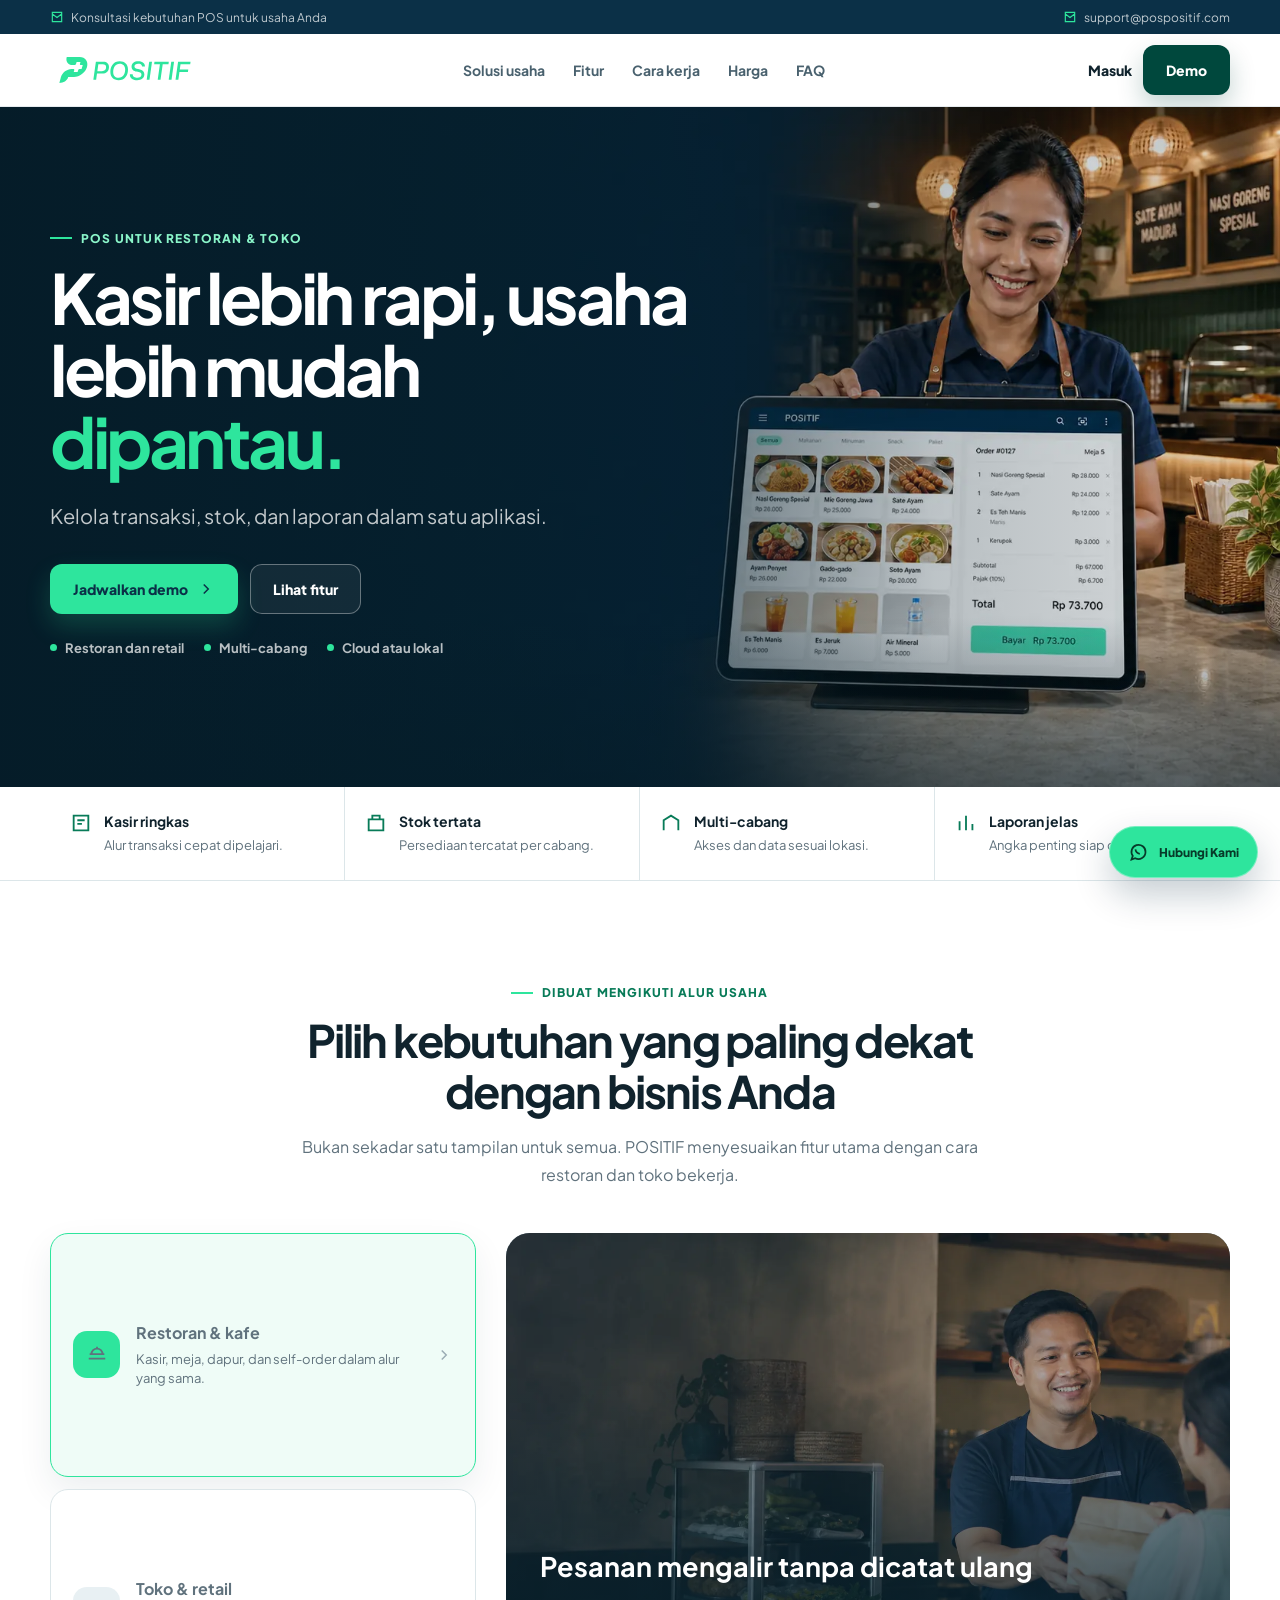
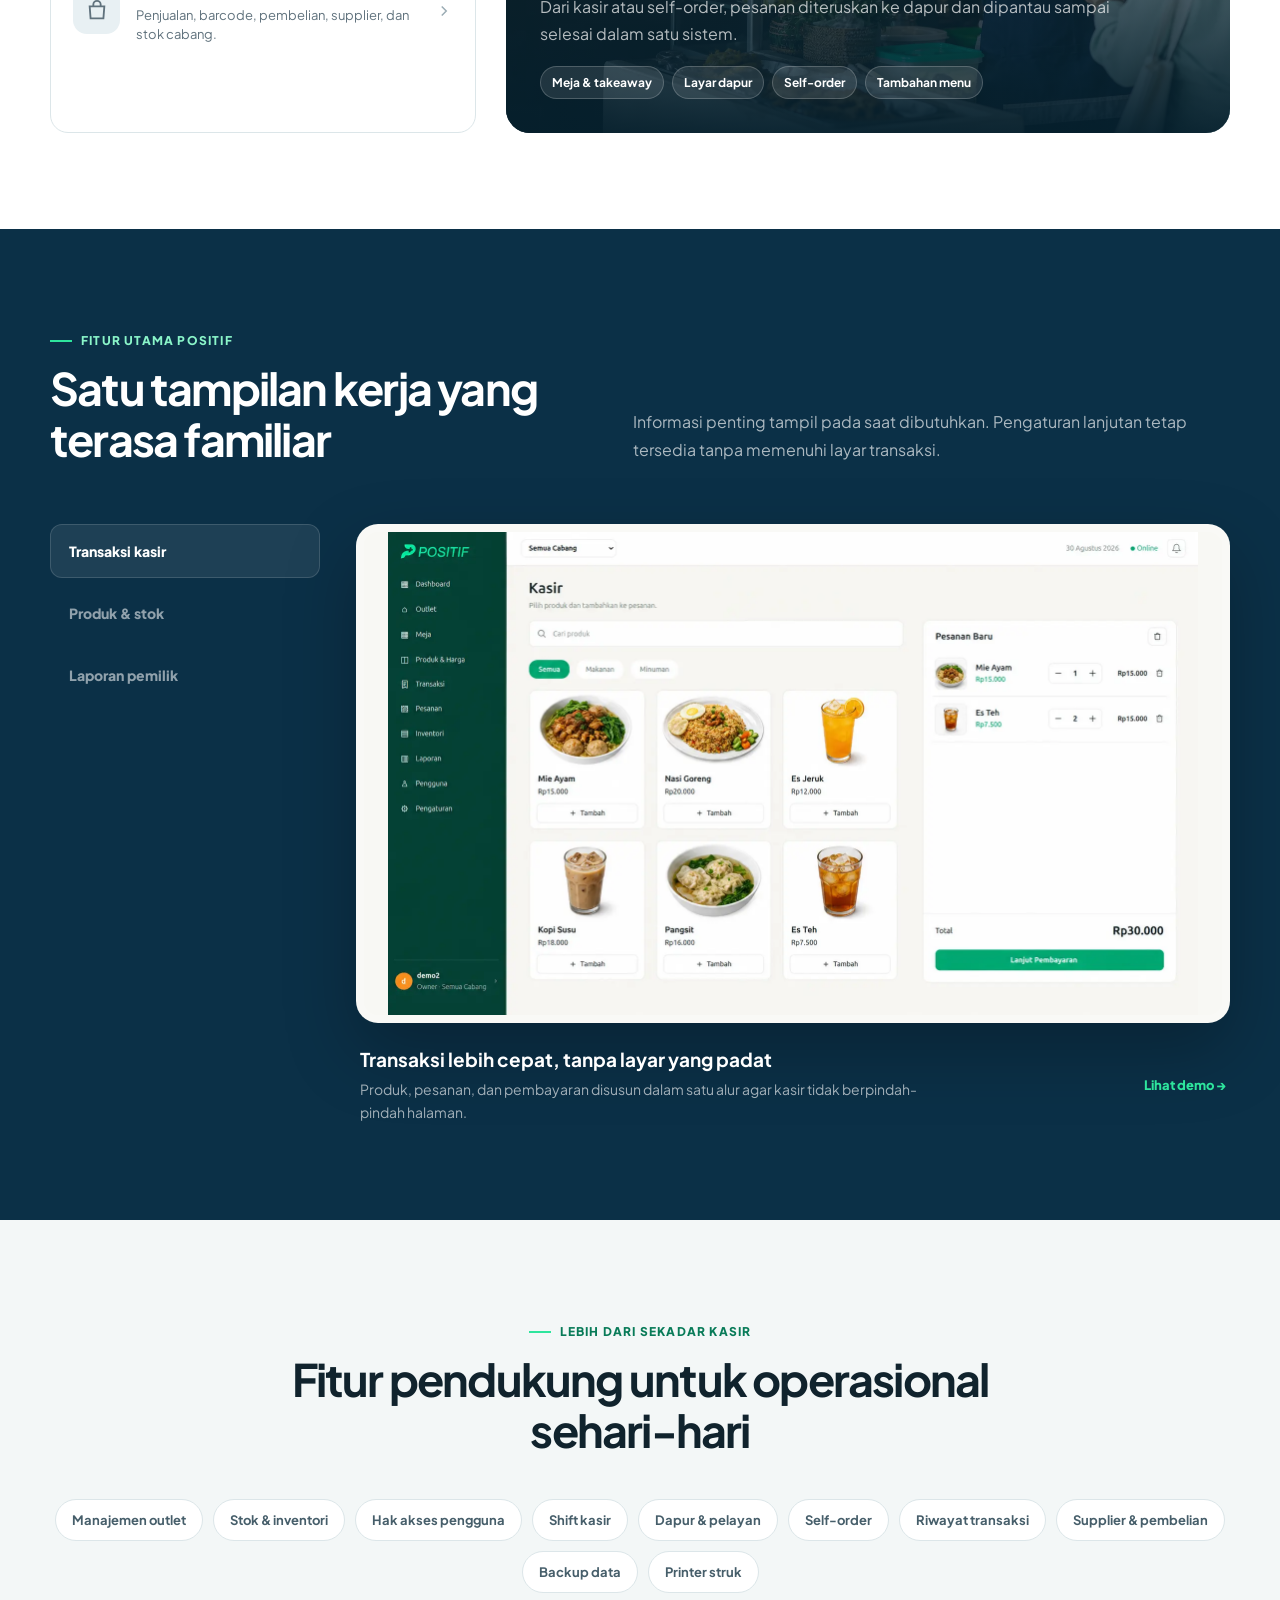
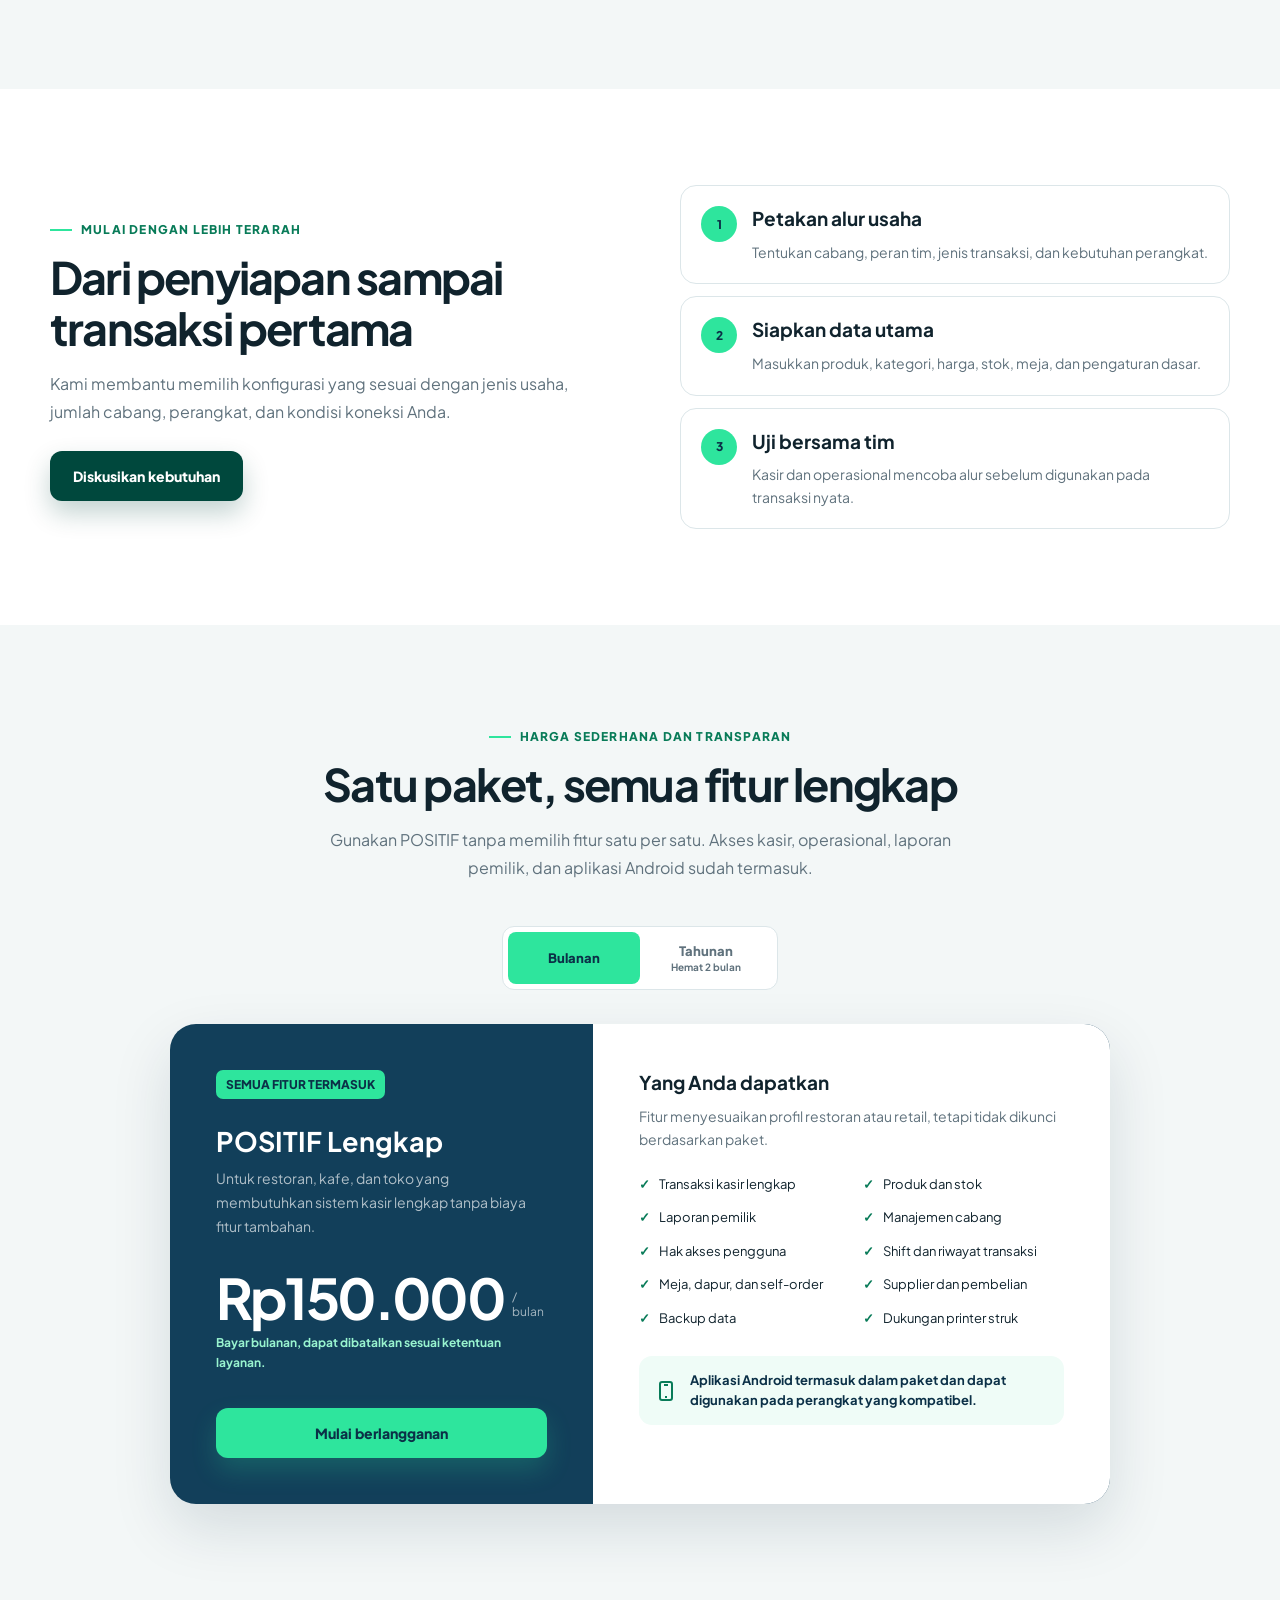
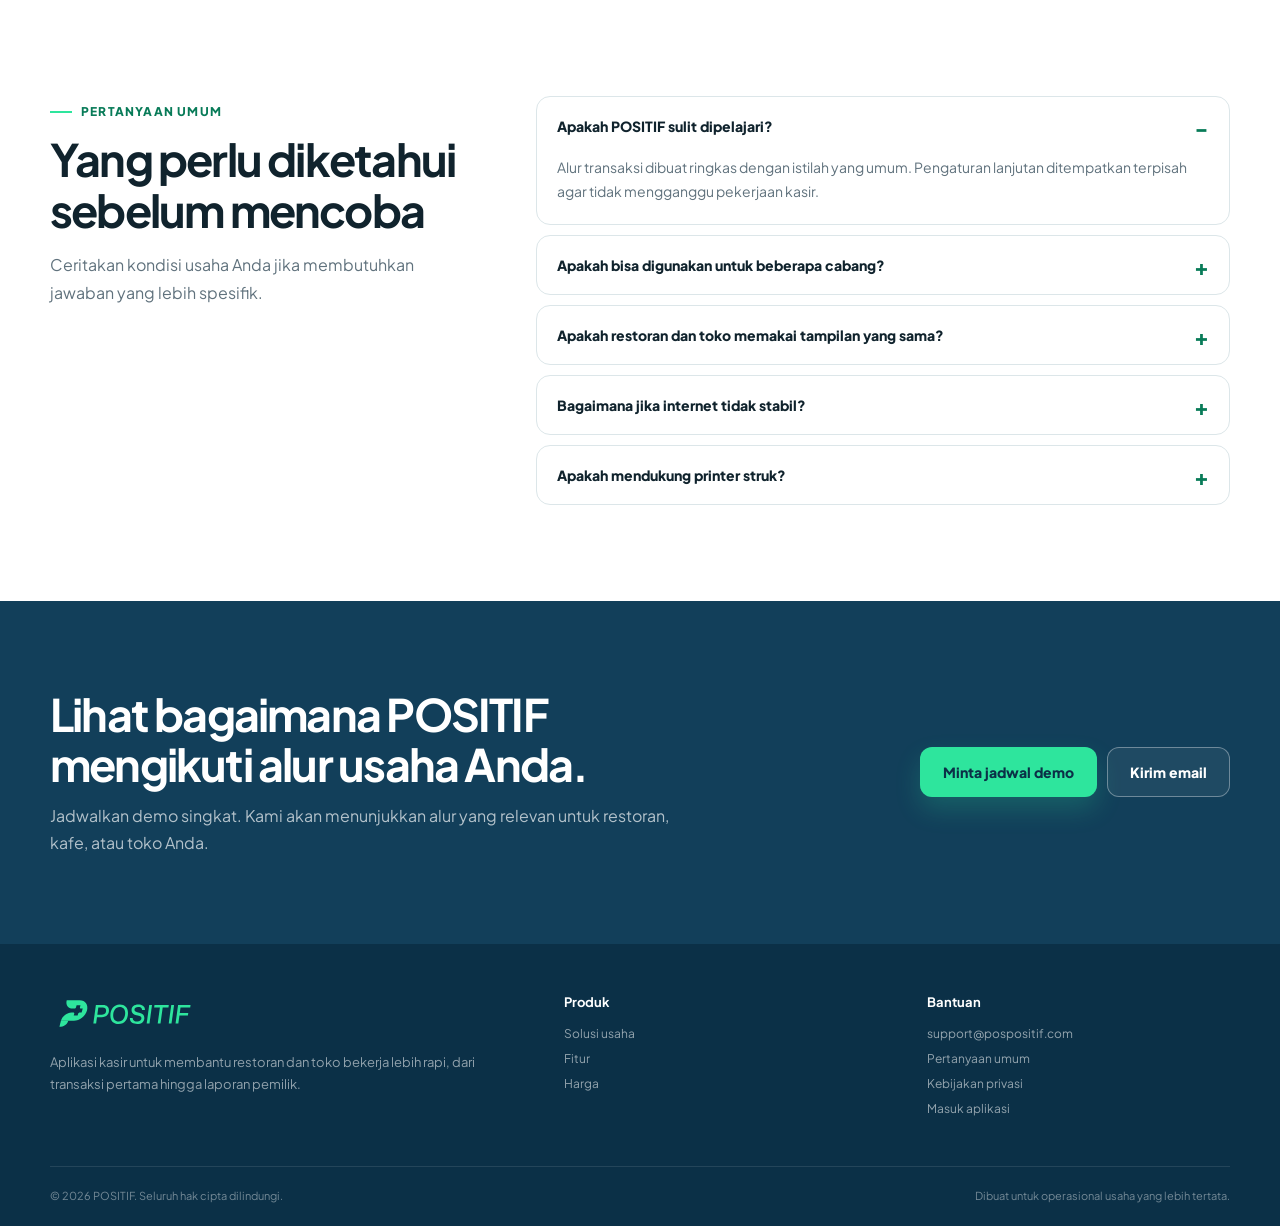
<file: index.html>
<!doctype html>
<html lang="id" class="scroll-smooth">
  <head>
    <meta charset="UTF-8" />
    <meta name="viewport" content="width=device-width, initial-scale=1" />
    <meta name="robots" content="index, follow, max-image-preview:large" />
    <title>POSITIF — Aplikasi Kasir untuk Restoran dan Toko</title>
    <meta name="description" content="Kelola transaksi, stok, cabang, dan laporan usaha dengan POSITIF, aplikasi kasir yang ringkas untuk restoran dan toko." />
    <link rel="canonical" href="https://positifpos.com/" />
    <meta property="og:type" content="website" />
    <meta property="og:locale" content="id_ID" />
    <meta property="og:site_name" content="POSITIF" />
    <meta property="og:title" content="POSITIF — Aplikasi Kasir untuk Restoran dan Toko" />
    <meta property="og:description" content="Kasir lebih rapi, usaha lebih mudah dipantau. Kelola transaksi, stok, cabang, dan laporan dalam satu aplikasi." />
    <meta property="og:url" content="https://positifpos.com/" />
    <meta property="og:image" content="https://positifpos.com/assets/og-positif.jpg" />
    <meta property="og:image:secure_url" content="https://positifpos.com/assets/og-positif.jpg" />
    <meta property="og:image:type" content="image/jpeg" />
    <meta property="og:image:width" content="1200" />
    <meta property="og:image:height" content="630" />
    <meta property="og:image:alt" content="POSITIF, aplikasi kasir untuk restoran dan toko" />
    <meta name="twitter:card" content="summary_large_image" />
    <meta name="twitter:title" content="POSITIF — Aplikasi Kasir untuk Restoran dan Toko" />
    <meta name="twitter:description" content="Kasir lebih rapi, usaha lebih mudah dipantau dalam satu aplikasi." />
    <meta name="twitter:image" content="https://positifpos.com/assets/og-positif.jpg" />
    <meta name="twitter:image:alt" content="POSITIF, aplikasi kasir untuk restoran dan toko" />
    <meta name="theme-color" content="#0b3047" />
    <link rel="icon" href="prototype/assets/logos/icon positif.svg" type="image/svg+xml" />
    <link rel="preconnect" href="https://fonts.googleapis.com" />
    <link rel="preconnect" href="https://fonts.gstatic.com" crossorigin />
    <link href="https://fonts.googleapis.com/css2?family=Plus+Jakarta+Sans:wght@400;500;600;700;800&display=swap" rel="stylesheet" />
    <script type="application/ld+json">
      {
        "@context": "https://schema.org",
        "@graph": [
          {
            "@type": "Organization",
            "@id": "https://positifpos.com/#organization",
            "name": "POSITIF",
            "url": "https://positifpos.com/",
            "logo": "https://positifpos.com/prototype/assets/logos/icon%20positif.svg",
            "email": "support@pospositif.com",
            "contactPoint": {
              "@type": "ContactPoint",
              "telephone": "+62-815-2928-2474",
              "contactType": "sales and customer support",
              "areaServed": "ID",
              "availableLanguage": "id"
            }
          },
          {
            "@type": "WebSite",
            "@id": "https://positifpos.com/#website",
            "url": "https://positifpos.com/",
            "name": "POSITIF",
            "inLanguage": "id-ID",
            "publisher": { "@id": "https://positifpos.com/#organization" }
          },
          {
            "@type": "SoftwareApplication",
            "@id": "https://positifpos.com/#software",
            "name": "POSITIF",
            "url": "https://positifpos.com/",
            "description": "Aplikasi kasir untuk restoran, kafe, dan toko dengan transaksi, stok, cabang, dan laporan dalam satu sistem.",
            "applicationCategory": "BusinessApplication",
            "operatingSystem": "Web, Android, Windows",
            "inLanguage": "id-ID",
            "image": "https://positifpos.com/assets/og-positif.jpg",
            "publisher": { "@id": "https://positifpos.com/#organization" },
            "offers": {
              "@type": "Offer",
              "price": "150000",
              "priceCurrency": "IDR",
              "url": "https://positifpos.com/#paket"
            }
          }
        ]
      }
    </script>
    <style>
      :root { --navy:#123f5a; --navy-deep:#0b3047; --mint:#2ee59d; --mint-dark:#087b58; --app-green:#00483d; --app-green-hover:#075c4d; --ink:#10232d; --muted:#60727d; --line:#dce6e9; --soft:#f3f7f7; --white:#fff; --shadow:0 24px 60px rgba(7,42,62,.13); }
      * { box-sizing:border-box; }
      html { scroll-behavior:smooth; scroll-padding-top:86px; }
      body { margin:0; color:var(--ink); background:var(--white); font-family:"Plus Jakarta Sans",sans-serif; -webkit-font-smoothing:antialiased; }
      a { color:inherit; text-decoration:none; }
      button { color:inherit; font:inherit; }
      img,svg { display:block; }
      h1,h2,h3,p { margin-top:0; }
      .container { width:min(1180px,calc(100% - 40px)); margin-inline:auto; }
      .section { padding:96px 0; }
      .soft { background:var(--soft); }
      .eyebrow { display:inline-flex; align-items:center; gap:9px; margin:0 0 15px; color:var(--mint-dark); font-size:12px; font-weight:800; letter-spacing:.1em; text-transform:uppercase; }
      .eyebrow::before { width:22px; height:2px; background:var(--mint); content:""; }
      h1 { margin-bottom:22px; font-size:clamp(44px,5.4vw,72px); line-height:1.04; letter-spacing:-.05em; }
      h2 { margin-bottom:16px; font-size:clamp(31px,3.5vw,48px); line-height:1.13; letter-spacing:-.04em; }
      h3 { margin-bottom:9px; font-size:19px; line-height:1.35; }
      .lead { color:var(--muted); font-size:clamp(17px,2vw,20px); line-height:1.7; }
      .section-copy { max-width:680px; color:var(--muted); font-size:16px; line-height:1.75; }
      .section-head { margin-bottom:44px; }
      .section-head.center { max-width:760px; margin-inline:auto; text-align:center; }
      .section-head.center .section-copy { margin-inline:auto; }
      .button { display:inline-flex; min-height:50px; align-items:center; justify-content:center; gap:9px; padding:0 22px; border:1px solid transparent; border-radius:12px; cursor:pointer; font-size:14px; font-weight:800; transition:transform .2s,background .2s,border-color .2s; }
      .button:hover { transform:translateY(-2px); }
      .button-primary { color:white; background:var(--app-green); box-shadow:0 12px 26px rgba(0,72,61,.24); }
      .button-primary:hover { background:var(--app-green-hover); }
      .hero .button-primary,.pricing-main .button-primary,.cta .button-primary { color:var(--navy-deep); background:var(--mint); border-color:transparent; box-shadow:0 12px 26px rgba(46,229,157,.2); }
      .hero .button-primary:hover,.pricing-main .button-primary:hover,.cta .button-primary:hover { background:#59ecb4; }
      .button-outline { color:white; border-color:rgba(255,255,255,.35); background:rgba(255,255,255,.06); }
      .button-light { color:var(--navy-deep); background:white; border-color:var(--line); }
      .button svg { width:18px; height:18px; }
      .contact-bar { color:rgba(255,255,255,.74); background:var(--navy-deep); font-size:11px; }
      .contact-inner { display:flex; min-height:34px; align-items:center; justify-content:space-between; gap:18px; }
      .contact-inner span,.contact-inner a { display:flex; align-items:center; gap:7px; }
      .contact-inner svg { width:14px; height:14px; color:var(--mint); }
      .site-header { position:sticky; z-index:50; top:0; background:rgba(255,255,255,.96); border-bottom:1px solid rgba(18,63,90,.1); backdrop-filter:blur(14px); }
      .nav { display:flex; min-height:72px; align-items:center; justify-content:space-between; gap:26px; }
      .brand img { width:150px; }
      .nav-links { display:flex; align-items:center; gap:28px; color:#49616e; font-size:13px; font-weight:700; }
      .nav-links a:hover { color:var(--mint-dark); }
      .nav-actions { display:flex; align-items:center; gap:11px; }
      .nav-login { font-size:13px; font-weight:800; }
      .menu-toggle { display:none; padding:9px; border:0; background:transparent; cursor:pointer; }
      .menu-toggle svg { width:25px; height:25px; }
      .hero { position:relative; min-height:680px; overflow:hidden; color:white; background:var(--navy-deep); }
      .hero-media { position:absolute; inset:0; width:100%; height:100%; object-fit:cover; object-position:center; }
      .hero::before { position:absolute; z-index:1; inset:0; background:linear-gradient(90deg,rgba(5,28,40,.97) 0%,rgba(5,31,44,.89) 38%,rgba(5,31,44,.26) 73%,rgba(5,31,44,.1) 100%); content:""; }
      .hero::after { position:absolute; z-index:1; inset:auto 0 0; height:170px; background:linear-gradient(transparent,rgba(5,28,40,.52)); content:""; }
      .hero-inner { position:relative; z-index:2; display:flex; min-height:680px; align-items:center; }
      .hero-copy { max-width:650px; padding:76px 0 92px; }
      .hero .eyebrow { color:#8af5c9; }
      .hero h1 span { color:var(--mint); }
      .hero .lead { max-width:610px; color:rgba(255,255,255,.76); }
      .hero-actions { display:flex; flex-wrap:wrap; gap:12px; margin-top:31px; }
      .hero-notes { display:flex; flex-wrap:wrap; gap:20px; margin-top:26px; color:rgba(255,255,255,.72); font-size:12px; font-weight:700; }
      .hero-notes span { display:flex; align-items:center; gap:8px; }
      .hero-notes i { width:7px; height:7px; border-radius:50%; background:var(--mint); }
      .hero-float { position:absolute; z-index:3; right:0; bottom:48px; display:grid; min-width:255px; grid-template-columns:auto 1fr; align-items:center; gap:12px; padding:15px 18px; color:var(--ink); background:white; border-radius:15px 0 0 15px; box-shadow:var(--shadow); }
      .hero-float svg { width:24px; height:24px; color:var(--mint-dark); }
      .hero-float b { display:block; font-size:13px; }
      .hero-float small { color:var(--muted); font-size:10px; }
      .value-bar { border-bottom:1px solid var(--line); background:white; }
      .value-grid { display:grid; grid-template-columns:repeat(4,1fr); }
      .value { display:grid; grid-template-columns:auto 1fr; gap:12px; padding:25px 20px; border-right:1px solid var(--line); }
      .value:last-child { border-right:0; }
      .value svg { width:22px; height:22px; color:var(--mint-dark); }
      .value b { display:block; margin-bottom:3px; font-size:13px; }
      .value span { color:var(--muted); font-size:11px; line-height:1.45; }
      .merchant-layout { display:grid; grid-template-columns:.74fr 1.26fr; align-items:stretch; gap:30px; }
      .merchant-tabs { display:grid; gap:12px; }
      .merchant-tab { display:grid; grid-template-columns:auto 1fr auto; align-items:center; gap:16px; min-height:112px; padding:22px; border:1px solid var(--line); border-radius:18px; background:white; cursor:pointer; text-align:left; transition:.2s; }
      .merchant-tab:hover,.merchant-tab.active { border-color:var(--mint); box-shadow:0 14px 34px rgba(12,48,70,.08); }
      .merchant-tab.active { background:#effcf7; }
      .tab-icon { display:grid; width:47px; height:47px; place-items:center; border-radius:14px; color:var(--navy); background:#e8f0f3; }
      .merchant-tab.active .tab-icon { background:var(--mint); }
      .tab-icon svg { width:22px; height:22px; }
      .merchant-tab b { display:block; margin-bottom:5px; font-size:15px; }
      .merchant-tab span { color:var(--muted); font-size:11px; line-height:1.5; }
      .merchant-tab > svg { width:18px; height:18px; color:#9bacb4; }
      .merchant-visual { position:relative; min-height:500px; overflow:hidden; border-radius:24px; background:var(--navy-deep); }
      .merchant-visual img { width:100%; height:100%; object-fit:cover; opacity:.67; }
      .merchant-visual::after { position:absolute; inset:0; background:linear-gradient(0deg,rgba(5,31,44,.94),transparent 72%); content:""; }
      .merchant-caption { position:absolute; z-index:2; right:0; bottom:0; left:0; padding:34px; color:white; }
      .merchant-caption h3 { font-size:27px; }
      .merchant-caption p { max-width:620px; margin-bottom:18px; color:rgba(255,255,255,.7); line-height:1.7; }
      .tag-list { display:flex; flex-wrap:wrap; gap:8px; }
      .tag-list span { padding:8px 11px; border:1px solid rgba(255,255,255,.2); border-radius:99px; background:rgba(255,255,255,.1); font-size:10px; font-weight:700; }
      .showcase { color:white; background:var(--navy-deep); }
      .showcase .section-head { display:flex; align-items:end; justify-content:space-between; gap:50px; }
      .showcase .eyebrow { color:#8af5c9; }
      .showcase .section-copy { color:rgba(255,255,255,.66); }
      .showcase-grid { display:grid; grid-template-columns:270px 1fr; gap:36px; }
      .feature-nav { display:grid; align-content:start; gap:8px; }
      .feature-tab { padding:17px 18px; border:1px solid transparent; border-radius:12px; color:rgba(255,255,255,.55); background:transparent; cursor:pointer; font-size:13px; font-weight:800; text-align:left; }
      .feature-tab.active { color:white; border-color:rgba(255,255,255,.14); background:rgba(255,255,255,.08); }
      .app-window { overflow:hidden; color:var(--ink); background:#f8f8f4; border:8px solid rgba(255,255,255,.13); border-radius:22px; box-shadow:0 28px 70px rgba(0,0,0,.25); }
      .feature-image { display:block; width:100%; height:auto; aspect-ratio:16/9; object-fit:contain; object-position:center; }
      .app-top { display:flex; height:48px; align-items:center; justify-content:space-between; padding:0 17px; background:white; border-bottom:1px solid var(--line); }
      .app-top b { font-size:12px; }
      .app-top span { padding:6px 10px; color:var(--muted); background:var(--soft); border-radius:8px; font-size:9px; }
      .app-body { display:grid; min-height:410px; grid-template-columns:62px 1fr 210px; }
      .app-side { padding:15px 10px; background:#102f42; }
      .app-mark { display:grid; width:34px; height:34px; margin:0 auto 24px; place-items:center; border-radius:10px; color:var(--navy-deep); background:var(--mint); font-size:12px; font-weight:900; }
      .app-side i { display:block; width:30px; height:30px; margin:8px auto; border-radius:8px; background:rgba(255,255,255,.08); }
      .app-side i.active { background:rgba(46,229,157,.3); }
      .app-main { padding:20px; }
      .app-title { display:flex; align-items:center; justify-content:space-between; margin-bottom:16px; }
      .app-title b { font-size:14px; }
      .app-title small { color:var(--muted); font-size:9px; }
      .mini-cards { display:grid; grid-template-columns:repeat(3,1fr); gap:10px; }
      .mini-card { min-height:116px; padding:11px; background:white; border:1px solid var(--line); border-radius:11px; }
      .mini-thumb { position:relative; height:52px; margin-bottom:10px; overflow:hidden; border-radius:7px; background:#dfe9eb; }
      .mini-thumb::before,.mini-thumb::after { position:absolute; border-radius:50%; content:""; }
      .mini-thumb::before { width:54px; height:54px; right:-8px; top:10px; background:#b8e9d5; }
      .mini-thumb::after { width:32px; height:32px; left:12px; top:10px; border:8px solid #fff; }
      .mini-card b { display:block; font-size:8px; }
      .mini-card small { color:var(--mint-dark); font-size:8px; font-weight:800; }
      .app-cart { display:flex; flex-direction:column; padding:20px 15px; background:white; border-left:1px solid var(--line); }
      .app-cart h3 { font-size:12px; }
      .cart-row { display:flex; justify-content:space-between; padding:12px 0; border-bottom:1px solid #edf2f3; font-size:8px; }
      .cart-row span { color:var(--muted); }
      .app-total { margin-top:auto; }
      .app-total div { display:flex; justify-content:space-between; margin-bottom:11px; font-size:10px; font-weight:800; }
      .app-pay { padding:11px; border-radius:8px; color:var(--navy-deep); background:var(--mint); text-align:center; font-size:9px; font-weight:900; }
      .feature-summary { display:grid; grid-template-columns:1fr auto; align-items:center; gap:28px; padding:24px 4px 0; }
      .feature-summary h3 { margin:0; }
      .feature-summary p { max-width:580px; margin:5px 0 0; color:rgba(255,255,255,.62); font-size:12px; line-height:1.65; }
      .feature-summary a { color:var(--mint); font-size:12px; font-weight:800; }
      .feature-pills { display:flex; flex-wrap:wrap; justify-content:center; gap:10px; }
      .feature-pills span { padding:12px 16px; border:1px solid var(--line); border-radius:99px; color:#465e6a; background:white; font-size:11px; font-weight:700; }
      .workflow-grid { display:grid; grid-template-columns:1fr 1fr; align-items:center; gap:80px; }
      .workflow-cards { display:grid; gap:12px; }
      .workflow-card { display:grid; grid-template-columns:auto 1fr; gap:15px; padding:20px; border:1px solid var(--line); border-radius:16px; background:white; }
      .workflow-number { display:grid; width:36px; height:36px; place-items:center; border-radius:50%; color:var(--navy-deep); background:var(--mint); font-size:12px; font-weight:900; }
      .workflow-card p { margin:0; color:var(--muted); font-size:12px; line-height:1.6; }
      .workflow-copy .section-copy { margin-bottom:25px; }
      .billing-toggle { display:flex; width:max-content; margin:0 auto 34px; padding:5px; border:1px solid var(--line); border-radius:12px; background:white; }
      .billing-button { min-width:132px; padding:11px 17px; border:0; border-radius:8px; color:var(--muted); background:transparent; cursor:pointer; font-size:12px; font-weight:800; }
      .billing-button.active { color:var(--navy-deep); background:var(--mint); }
      .billing-button small { display:block; margin-top:2px; font-size:8px; font-weight:700; }
      .pricing-card { display:grid; max-width:940px; margin-inline:auto; grid-template-columns:.9fr 1.1fr; overflow:hidden; border-radius:26px; background:var(--navy); box-shadow:var(--shadow); }
      .pricing-main { padding:46px; color:white; }
      .package-label { display:inline-block; margin-bottom:24px; padding:7px 10px; border-radius:7px; color:var(--navy-deep); background:var(--mint); font-size:10px; font-weight:800; text-transform:uppercase; }
      .pricing-main h3 { margin-bottom:8px; font-size:27px; }
      .pricing-main > p { color:rgba(255,255,255,.67); font-size:13px; line-height:1.7; }
      .price { display:flex; align-items:end; gap:8px; margin:30px 0 8px; }
      .price strong { font-size:clamp(38px,5vw,56px); line-height:1; letter-spacing:-.05em; }
      .price span { padding-bottom:6px; color:rgba(255,255,255,.62); font-size:12px; }
      .price-note { min-height:20px; color:#99f4cf !important; font-size:11px !important; font-weight:700; }
      .pricing-main .button { width:100%; margin-top:22px; }
      .pricing-features { padding:46px; background:white; }
      .pricing-features h3 { font-size:19px; }
      .pricing-features > p { margin-bottom:24px; color:var(--muted); font-size:12px; line-height:1.65; }
      .package-list { display:grid; grid-template-columns:1fr 1fr; gap:14px 22px; padding:0; list-style:none; }
      .package-list li { display:flex; gap:9px; font-size:12px; line-height:1.5; }
      .package-list li::before { flex:none; color:var(--mint-dark); content:"✓"; font-weight:900; }
      .android-note { display:flex; align-items:center; gap:12px; margin-top:28px; padding:15px; border-radius:13px; color:var(--navy-deep); background:#effcf7; font-size:11px; font-weight:700; line-height:1.5; }
      .android-note svg { flex:none; width:24px; height:24px; color:var(--mint-dark); }
      .faq-layout { display:grid; grid-template-columns:.75fr 1.25fr; gap:70px; }
      .faq-list { display:grid; gap:10px; }
      details { border:1px solid var(--line); border-radius:14px; background:white; }
      summary { position:relative; padding:20px 52px 20px 20px; cursor:pointer; list-style:none; font-size:14px; font-weight:800; }
      summary::-webkit-details-marker { display:none; }
      summary::after { position:absolute; top:16px; right:20px; color:var(--mint-dark); content:"+"; font-size:22px; }
      details[open] summary::after { content:"−"; }
      details p { padding:0 20px 20px; margin:0; color:var(--muted); font-size:13px; line-height:1.75; }
      .cta { padding:88px 0; color:white; background:var(--navy); }
      .cta-inner { display:flex; align-items:center; justify-content:space-between; gap:52px; }
      .cta h2 { max-width:700px; margin-bottom:12px; }
      .cta p { max-width:620px; margin:0; color:rgba(255,255,255,.68); line-height:1.7; }
      .cta-actions { display:flex; flex:none; flex-wrap:wrap; gap:10px; }
      footer { padding:50px 0 24px; color:white; background:var(--navy-deep); }
      .whatsapp-float { position:fixed; z-index:80; right:22px; bottom:22px; display:inline-flex; min-height:52px; align-items:center; gap:10px; padding:0 18px; border:1px solid rgba(255,255,255,.35); border-radius:99px; color:#073b2a; background:var(--mint); box-shadow:0 16px 36px rgba(7,42,62,.24); font-size:12px; font-weight:800; transition:transform .2s,background .2s; }
      .whatsapp-float:hover { transform:translateY(-3px); background:#59ecb4; }
      .whatsapp-float svg { width:21px; height:21px; }
      .contact-bar { font-size:12px; }
      .nav-links,.nav-login { font-size:14px; }
      .hero-notes { font-size:13px; }
      .hero-float b { font-size:14px; }
      .hero-float small { font-size:12px; }
      .value b { font-size:14px; }
      .value span { font-size:13px; }
      .merchant-tab b { font-size:16px; }
      .merchant-tab span { font-size:13px; }
      .tag-list span { font-size:12px; }
      .feature-tab { font-size:14px; }
      .app-top span,.app-title small { font-size:11px; }
      .mini-card b,.mini-card small,.cart-row { font-size:10px; }
      .app-pay { font-size:11px; }
      .feature-summary p { font-size:14px; }
      .feature-summary a { font-size:13px; }
      .feature-pills span { font-size:13px; }
      .workflow-card p { font-size:14px; }
      .billing-button { font-size:13px; }
      .billing-button small { font-size:10px; }
      .package-label { font-size:12px; }
      .pricing-main > p,.pricing-features > p { font-size:14px; }
      .price-note { font-size:12px !important; }
      .package-list li { font-size:13px; }
      .android-note { font-size:13px; }
      details p { font-size:14px; }
      .footer-brand p,.footer-col b,.footer-col a { font-size:13px; }
      .footer-bottom { font-size:12px; }
      .footer-top { display:grid; grid-template-columns:1.2fr .8fr .8fr; gap:60px; padding-bottom:40px; }
      .footer-brand img { width:150px; }
      .footer-brand p { max-width:430px; margin:18px 0 0; color:rgba(255,255,255,.55); font-size:13px; line-height:1.75; }
      .footer-col b { display:block; margin-bottom:16px; font-size:13px; }
      .footer-col a { display:block; margin:10px 0; color:rgba(255,255,255,.56); font-size:12px; }
      .footer-col a:hover { color:var(--mint); }
      .footer-bottom { display:flex; justify-content:space-between; gap:24px; padding-top:22px; border-top:1px solid rgba(255,255,255,.1); color:rgba(255,255,255,.43); font-size:11px; }
      @media (max-width:960px) {
        .nav-links,.nav-actions { display:none; } .menu-toggle { display:block; }
        .nav-links.open { position:absolute; top:72px; right:0; left:0; display:grid; gap:0; padding:12px 20px 20px; background:white; border-bottom:1px solid var(--line); box-shadow:0 20px 30px rgba(7,42,62,.1); }
        .nav-links.open a { padding:13px 0; border-bottom:1px solid var(--line); }
        .hero::before { background:linear-gradient(90deg,rgba(5,28,40,.96),rgba(5,31,44,.72)); }
        .merchant-layout,.showcase-grid,.workflow-grid,.faq-layout { grid-template-columns:1fr; }
        .merchant-tabs { grid-template-columns:repeat(2,1fr); } .merchant-tab { min-height:132px; grid-template-columns:auto 1fr; } .merchant-tab > svg { display:none; }
        .showcase .section-head { display:block; } .feature-nav { grid-template-columns:repeat(3,1fr); } .feature-tab { text-align:center; }
        .pricing-card { grid-template-columns:1fr; }
        .workflow-grid,.faq-layout { gap:38px; } .cta-inner { align-items:flex-start; flex-direction:column; }
      }
      @media (max-width:700px) {
        .container { width:min(100% - 28px,1180px); } .contact-bar { display:none; } .nav { min-height:64px; } .nav-links.open { top:64px; } .brand img { width:132px; } .section { padding:64px 0; } h1 { font-size:36px; line-height:1.08; }
        .hero,.hero-inner { min-height:530px; } .hero-media { object-position:58% center; } .hero::before { background:linear-gradient(90deg,rgba(5,28,40,.98) 0%,rgba(5,31,44,.9) 62%,rgba(5,31,44,.45) 100%); } .hero::after { height:110px; } .hero-copy { max-width:355px; padding:58px 0 64px; }
        .hero .eyebrow { margin-bottom:12px; font-size:10px; letter-spacing:.06em; } .hero h1 { margin-bottom:17px; } .hero .lead { max-width:330px; font-size:15px; line-height:1.6; }
        .hero-actions { margin-top:25px; } .hero-actions .button-primary { min-width:190px; } .hero-actions .button-outline,.hero-notes { display:none; } .hero-float { right:14px; bottom:18px; min-width:0; border-radius:14px; }
        .value-grid { grid-template-columns:1fr 1fr; } .value:nth-child(2) { border-right:0; } .value:nth-child(-n+2) { border-bottom:1px solid var(--line); }
        .value { align-items:center; padding:18px 12px; } .value span { display:none; } .value b { margin:0; font-size:12px; }
        .merchant-tabs { grid-template-columns:1fr; } .merchant-tab { min-height:0; } .merchant-visual { min-height:430px; } .merchant-caption { padding:25px; }
        .feature-nav { display:flex; overflow-x:auto; padding-bottom:5px; } .feature-tab { flex:none; }
        .app-body { min-height:355px; grid-template-columns:50px 1fr; } .app-cart { display:none; } .app-main { padding:14px; } .mini-cards { grid-template-columns:repeat(2,1fr); } .mini-card:nth-child(n+5) { display:none; }
        .feature-summary { grid-template-columns:1fr; gap:12px; } .pricing-main,.pricing-features { padding:28px; } .package-list { grid-template-columns:1fr; } .billing-button { min-width:124px; }
        .cta-actions,.cta-actions .button { width:100%; } .footer-top { grid-template-columns:1fr 1fr; gap:34px; } .footer-brand { grid-column:1/-1; } .footer-bottom { flex-direction:column; } .whatsapp-float { right:14px; bottom:14px; width:48px; min-height:48px; justify-content:center; padding:0; } .whatsapp-float span { display:none; }
      }
      @media (prefers-reduced-motion:reduce) { html { scroll-behavior:auto; } .button { transition:none; } }
    </style>
  </head>
  <body>
    <div class="contact-bar"><div class="container contact-inner"><span><svg viewBox="0 0 24 24" fill="none" stroke="currentColor" stroke-width="2"><path d="M4 4h16v16H4zM4 7l8 6 8-6" /></svg>Konsultasi kebutuhan POS untuk usaha Anda</span><a href="mailto:support@pospositif.com"><svg viewBox="0 0 24 24" fill="none" stroke="currentColor" stroke-width="2"><path d="M4 4h16v16H4zM4 7l8 6 8-6" /></svg>support@pospositif.com</a></div></div>
    <header class="site-header"><div class="container nav"><a class="brand" href="index.html" aria-label="POSITIF, kembali ke beranda"><img src="prototype/assets/logos/positif horizontal.svg" alt="POSITIF" /></a><nav class="nav-links" id="mainNav" aria-label="Navigasi utama"><a href="#solusi">Solusi usaha</a><a href="#fitur">Fitur</a><a href="#cara-kerja">Cara kerja</a><a href="#paket">Harga</a><a href="#faq">FAQ</a></nav><div class="nav-actions"><a class="nav-login" href="https://pos.povstudio.id/login">Masuk</a><a class="button button-primary" href="#kontak">Demo</a></div><button class="menu-toggle" id="menuToggle" type="button" aria-label="Buka menu" aria-expanded="false"><svg viewBox="0 0 24 24" fill="none" stroke="currentColor" stroke-width="2"><path d="M4 7h16M4 12h16M4 17h16" /></svg></button></div></header>
    <main>
      <section class="hero" id="beranda"><img class="hero-media" src="assets/positif-pos-hero-v3.webp" alt="Kasir restoran menggunakan aplikasi POSITIF pada tablet" width="1672" height="941" fetchpriority="high" decoding="async" /><div class="container hero-inner"><div class="hero-copy"><p class="eyebrow">POS untuk restoran & toko</p><h1>Kasir lebih rapi, usaha lebih mudah <span>dipantau.</span></h1><p class="lead">Kelola transaksi, stok, dan laporan dalam satu aplikasi.</p><div class="hero-actions"><a class="button button-primary" href="#kontak">Jadwalkan demo <svg viewBox="0 0 24 24" fill="none" stroke="currentColor" stroke-width="2"><path d="m9 18 6-6-6-6" /></svg></a><a class="button button-outline" href="#fitur">Lihat fitur</a></div><div class="hero-notes"><span><i></i>Restoran dan retail</span><span><i></i>Multi-cabang</span><span><i></i>Cloud atau lokal</span></div></div></div></section>
      <section class="value-bar"><div class="container value-grid"><div class="value"><svg viewBox="0 0 24 24" fill="none" stroke="currentColor" stroke-width="2"><path d="M4 4h16v16H4zM8 9h8M8 13h5" /></svg><div><b>Kasir ringkas</b><span>Alur transaksi cepat dipelajari.</span></div></div><div class="value"><svg viewBox="0 0 24 24" fill="none" stroke="currentColor" stroke-width="2"><path d="M4 8h16v12H4zM8 8V4h8v4" /></svg><div><b>Stok tertata</b><span>Persediaan tercatat per cabang.</span></div></div><div class="value"><svg viewBox="0 0 24 24" fill="none" stroke="currentColor" stroke-width="2"><path d="M4 20V9l8-5 8 5v11" /></svg><div><b>Multi-cabang</b><span>Akses dan data sesuai lokasi.</span></div></div><div class="value"><svg viewBox="0 0 24 24" fill="none" stroke="currentColor" stroke-width="2"><path d="M5 20V10M12 20V4M19 20v-7" /></svg><div><b>Laporan jelas</b><span>Angka penting siap ditinjau.</span></div></div></div></section>
      <section class="section" id="solusi"><div class="container"><div class="section-head center"><p class="eyebrow">Dibuat mengikuti alur usaha</p><h2>Pilih kebutuhan yang paling dekat dengan bisnis Anda</h2><p class="section-copy">Bukan sekadar satu tampilan untuk semua. POSITIF menyesuaikan fitur utama dengan cara restoran dan toko bekerja.</p></div><div class="merchant-layout"><div class="merchant-tabs"><button class="merchant-tab active" type="button" data-merchant="restaurant"><span class="tab-icon"><svg viewBox="0 0 24 24" fill="none" stroke="currentColor" stroke-width="2"><path d="M4 11h16M6 11a6 6 0 0 1 12 0M3 16h18M12 5V3" /></svg></span><span><b>Restoran & kafe</b>Kasir, meja, dapur, dan self-order dalam alur yang sama.</span><svg viewBox="0 0 24 24" fill="none" stroke="currentColor" stroke-width="2"><path d="m9 18 6-6-6-6" /></svg></button><button class="merchant-tab" type="button" data-merchant="retail"><span class="tab-icon"><svg viewBox="0 0 24 24" fill="none" stroke="currentColor" stroke-width="2"><path d="M4 7h16l-1 13H5L4 7ZM8 7V5a4 4 0 0 1 8 0v2" /></svg></span><span><b>Toko & retail</b>Penjualan, barcode, pembelian, supplier, dan stok cabang.</span><svg viewBox="0 0 24 24" fill="none" stroke="currentColor" stroke-width="2"><path d="m9 18 6-6-6-6" /></svg></button></div><div class="merchant-visual"><img src="assets/positif-hero-merchant.webp" alt="Operasional restoran" width="1672" height="941" loading="lazy" decoding="async" /><div class="merchant-caption"><h3 id="merchantTitle">Pesanan mengalir tanpa dicatat ulang</h3><p id="merchantCopy">Dari kasir atau self-order, pesanan diteruskan ke dapur dan dipantau sampai selesai dalam satu sistem.</p><div class="tag-list" id="merchantTags"><span>Meja & takeaway</span><span>Layar dapur</span><span>Self-order</span><span>Tambahan menu</span></div></div></div></div></div></section>
      <section class="section showcase" id="fitur"><div class="container"><div class="section-head"><div><p class="eyebrow">Fitur utama POSITIF</p><h2>Satu tampilan kerja yang terasa familiar</h2></div><p class="section-copy">Informasi penting tampil pada saat dibutuhkan. Pengaturan lanjutan tetap tersedia tanpa memenuhi layar transaksi.</p></div><div class="showcase-grid"><div class="feature-nav"><button class="feature-tab active" type="button" data-feature="Kasir">Transaksi kasir</button><button class="feature-tab" type="button" data-feature="Stok">Produk & stok</button><button class="feature-tab" type="button" data-feature="Laporan">Laporan pemilik</button></div><div><div class="app-window"><img class="feature-image" id="featureImage" src="assets/feature-kasir.webp" alt="Tampilan transaksi kasir POSITIF" width="1624" height="968" loading="lazy" decoding="async" /></div><div class="feature-summary"><div><h3 id="featureTitle">Transaksi lebih cepat, tanpa layar yang padat</h3><p id="featureCopy">Produk, pesanan, dan pembayaran disusun dalam satu alur agar kasir tidak berpindah-pindah halaman.</p></div><a href="#kontak">Lihat demo →</a></div></div></div></div></section>
      <section class="section soft"><div class="container"><div class="section-head center"><p class="eyebrow">Lebih dari sekadar kasir</p><h2>Fitur pendukung untuk operasional sehari-hari</h2></div><div class="feature-pills"><span>Manajemen outlet</span><span>Stok & inventori</span><span>Hak akses pengguna</span><span>Shift kasir</span><span>Dapur & pelayan</span><span>Self-order</span><span>Riwayat transaksi</span><span>Supplier & pembelian</span><span>Backup data</span><span>Printer struk</span></div></div></section>
      <section class="section" id="cara-kerja"><div class="container workflow-grid"><div class="workflow-copy"><p class="eyebrow">Mulai dengan lebih terarah</p><h2>Dari penyiapan sampai transaksi pertama</h2><p class="section-copy">Kami membantu memilih konfigurasi yang sesuai dengan jenis usaha, jumlah cabang, perangkat, dan kondisi koneksi Anda.</p><a class="button button-primary" href="#kontak">Diskusikan kebutuhan</a></div><div class="workflow-cards"><article class="workflow-card"><div class="workflow-number">1</div><div><h3>Petakan alur usaha</h3><p>Tentukan cabang, peran tim, jenis transaksi, dan kebutuhan perangkat.</p></div></article><article class="workflow-card"><div class="workflow-number">2</div><div><h3>Siapkan data utama</h3><p>Masukkan produk, kategori, harga, stok, meja, dan pengaturan dasar.</p></div></article><article class="workflow-card"><div class="workflow-number">3</div><div><h3>Uji bersama tim</h3><p>Kasir dan operasional mencoba alur sebelum digunakan pada transaksi nyata.</p></div></article></div></div></section>
      <section class="section soft" id="paket"><div class="container"><div class="section-head center"><p class="eyebrow">Harga sederhana dan transparan</p><h2>Satu paket, semua fitur lengkap</h2><p class="section-copy">Gunakan POSITIF tanpa memilih fitur satu per satu. Akses kasir, operasional, laporan pemilik, dan aplikasi Android sudah termasuk.</p></div><div class="billing-toggle" role="group" aria-label="Pilih periode pembayaran"><button class="billing-button active" type="button" data-billing="monthly">Bulanan</button><button class="billing-button" type="button" data-billing="yearly">Tahunan<small>Hemat 2 bulan</small></button></div><article class="pricing-card"><div class="pricing-main"><span class="package-label">Semua fitur termasuk</span><h3>POSITIF Lengkap</h3><p>Untuk restoran, kafe, dan toko yang membutuhkan sistem kasir lengkap tanpa biaya fitur tambahan.</p><div class="price"><strong id="priceValue">Rp150.000</strong><span id="pricePeriod">/ bulan</span></div><p class="price-note" id="priceNote">Bayar bulanan, dapat dibatalkan sesuai ketentuan layanan.</p><a class="button button-primary" id="pricingCta" href="https://wa.me/6281529282474?text=Halo%20POSITIF%2C%20saya%20ingin%20mulai%20berlangganan%20paket%20bulanan.%20Mohon%20informasi%20langkah%20selanjutnya." target="_blank" rel="noopener noreferrer">Mulai berlangganan</a></div><div class="pricing-features"><h3>Yang Anda dapatkan</h3><p>Fitur menyesuaikan profil restoran atau retail, tetapi tidak dikunci berdasarkan paket.</p><ul class="package-list"><li>Transaksi kasir lengkap</li><li>Produk dan stok</li><li>Laporan pemilik</li><li>Manajemen cabang</li><li>Hak akses pengguna</li><li>Shift dan riwayat transaksi</li><li>Meja, dapur, dan self-order</li><li>Supplier dan pembelian</li><li>Backup data</li><li>Dukungan printer struk</li></ul><div class="android-note"><svg viewBox="0 0 24 24" fill="none" stroke="currentColor" stroke-width="2"><rect x="6" y="3" width="12" height="18" rx="2" /><path d="M10 6h4M11 18h2" /></svg><span>Aplikasi Android termasuk dalam paket dan dapat digunakan pada perangkat yang kompatibel.</span></div></div></article></div></section>
      <section class="section" id="faq"><div class="container faq-layout"><div><p class="eyebrow">Pertanyaan umum</p><h2>Yang perlu diketahui sebelum mencoba</h2><p class="section-copy">Ceritakan kondisi usaha Anda jika membutuhkan jawaban yang lebih spesifik.</p></div><div class="faq-list"><details open><summary>Apakah POSITIF sulit dipelajari?</summary><p>Alur transaksi dibuat ringkas dengan istilah yang umum. Pengaturan lanjutan ditempatkan terpisah agar tidak mengganggu pekerjaan kasir.</p></details><details><summary>Apakah bisa digunakan untuk beberapa cabang?</summary><p>Bisa. Produk, stok, pengguna, transaksi, dan laporan dapat dikelola sesuai cabang.</p></details><details><summary>Apakah restoran dan toko memakai tampilan yang sama?</summary><p>Fondasi sistemnya sama, tetapi fitur utama menyesuaikan jenis usaha. Restoran memiliki meja dan dapur, sedangkan retail berfokus pada barcode, stok, dan pembelian.</p></details><details><summary>Bagaimana jika internet tidak stabil?</summary><p>Tersedia pilihan cloud dan offline desktop. Konfigurasi terbaik ditentukan berdasarkan cara operasional dan perangkat yang digunakan.</p></details><details><summary>Apakah mendukung printer struk?</summary><p>Ya, pada perangkat dan konfigurasi yang kompatibel. Model printer sebaiknya diperiksa saat sesi konsultasi.</p></details></div></div></section>
      <section class="cta" id="kontak"><div class="container cta-inner"><div><h2>Lihat bagaimana POSITIF mengikuti alur usaha Anda.</h2><p>Jadwalkan demo singkat. Kami akan menunjukkan alur yang relevan untuk restoran, kafe, atau toko Anda.</p></div><div class="cta-actions"><a class="button button-primary" href="https://wa.me/6281529282474?text=Halo%20POSITIF%2C%20saya%20ingin%20menjadwalkan%20demo%20aplikasi%20POS." target="_blank" rel="noopener noreferrer">Minta jadwal demo</a><a class="button button-outline" href="mailto:support@pospositif.com">Kirim email</a></div></div></section>
    </main>
    <footer><div class="container"><div class="footer-top"><div class="footer-brand"><img src="prototype/assets/logos/positif horizontal.svg" alt="POSITIF" /><p>Aplikasi kasir untuk membantu restoran dan toko bekerja lebih rapi, dari transaksi pertama hingga laporan pemilik.</p></div><div class="footer-col"><b>Produk</b><a href="#solusi">Solusi usaha</a><a href="#fitur">Fitur</a><a href="#paket">Harga</a></div><div class="footer-col"><b>Bantuan</b><a href="mailto:support@pospositif.com">support@pospositif.com</a><a href="#faq">Pertanyaan umum</a><a href="privacy.html">Kebijakan privasi</a><a href="https://pos.povstudio.id/login">Masuk aplikasi</a></div></div><div class="footer-bottom"><span>© 2026 POSITIF. Seluruh hak cipta dilindungi.</span><span>Dibuat untuk operasional usaha yang lebih tertata.</span></div></div></footer>
    <a class="whatsapp-float" href="https://wa.me/6281529282474?text=Halo%20POSITIF%2C%20saya%20ingin%20bertanya%20tentang%20aplikasi%20POS." target="_blank" rel="noopener noreferrer" aria-label="Hubungi POSITIF melalui WhatsApp"><svg viewBox="0 0 24 24" fill="none" stroke="currentColor" stroke-width="2"><path d="M20 11.5a8 8 0 0 1-11.8 7L4 20l1.5-4.1A8 8 0 1 1 20 11.5Z"/><path d="M8.5 8.5c.5 3 2 4.5 5 5"/></svg><span>Hubungi Kami</span></a>
    <script>
      const menuToggle = document.getElementById('menuToggle')
      const mainNav = document.getElementById('mainNav')
      menuToggle.addEventListener('click', () => { const isOpen = mainNav.classList.toggle('open'); menuToggle.setAttribute('aria-expanded', String(isOpen)) })
      mainNav.addEventListener('click', () => { mainNav.classList.remove('open'); menuToggle.setAttribute('aria-expanded', 'false') })
      const merchantContent = { restaurant: { title:'Pesanan mengalir tanpa dicatat ulang', copy:'Dari kasir atau self-order, pesanan diteruskan ke dapur dan dipantau sampai selesai dalam satu sistem.', tags:['Meja & takeaway','Layar dapur','Self-order','Tambahan menu'] }, retail: { title:'Stok bergerak bersama transaksi', copy:'Penjualan, penerimaan barang, dan penyesuaian stok tercatat berdasarkan cabang agar jumlah persediaan lebih mudah ditelusuri.', tags:['Barcode','Stok cabang','Supplier','Pembelian barang'] } }
      document.querySelectorAll('.merchant-tab').forEach((tab) => tab.addEventListener('click', () => { document.querySelectorAll('.merchant-tab').forEach((item) => item.classList.remove('active')); tab.classList.add('active'); const data=merchantContent[tab.dataset.merchant]; document.getElementById('merchantTitle').textContent=data.title; document.getElementById('merchantCopy').textContent=data.copy; document.getElementById('merchantTags').innerHTML=data.tags.map((tag)=>`<span>${tag}</span>`).join('') }))
      const featureContent = { Kasir:{ image:'assets/feature-kasir.webp', alt:'Tampilan transaksi kasir POSITIF', title:'Transaksi lebih cepat, tanpa layar yang padat', copy:'Produk, pesanan, dan pembayaran disusun dalam satu alur agar kasir tidak berpindah-pindah halaman.' }, Stok:{ image:'assets/feature-inventori.webp', alt:'Tampilan inventori POSITIF', title:'Stok per cabang lebih mudah ditelusuri', copy:'Lihat jumlah tersedia, batas minimum, dan status persediaan dari satu halaman yang terarah.' }, Laporan:{ image:'assets/feature-laporan.webp', alt:'Tampilan laporan penjualan POSITIF', title:'Angka penting siap untuk keputusan', copy:'Tinjau penjualan bersih, transaksi, produk terlaris, dan performa usaha tanpa menghitung ulang.' } }
      document.querySelectorAll('.feature-tab').forEach((tab) => tab.addEventListener('click', () => { document.querySelectorAll('.feature-tab').forEach((item) => item.classList.remove('active')); tab.classList.add('active'); const data=featureContent[tab.dataset.feature]; const image=document.getElementById('featureImage'); image.src=data.image; image.alt=data.alt; document.getElementById('featureTitle').textContent=data.title; document.getElementById('featureCopy').textContent=data.copy }))
      const billingContent = { monthly:{ value:'Rp150.000', period:'/ bulan', note:'Bayar bulanan, dapat dibatalkan sesuai ketentuan layanan.', plan:'bulanan' }, yearly:{ value:'Rp1.500.000', period:'/ tahun', note:'Setara Rp125.000 per bulan — hemat Rp300.000 setahun.', plan:'tahunan' } }
      document.querySelectorAll('.billing-button').forEach((button) => button.addEventListener('click', () => { document.querySelectorAll('.billing-button').forEach((item) => item.classList.remove('active')); button.classList.add('active'); const data=billingContent[button.dataset.billing]; document.getElementById('priceValue').textContent=data.value; document.getElementById('pricePeriod').textContent=data.period; document.getElementById('priceNote').textContent=data.note; document.getElementById('pricingCta').href=`https://wa.me/6281529282474?text=${encodeURIComponent(`Halo POSITIF, saya ingin mulai berlangganan paket ${data.plan}. Mohon informasi langkah selanjutnya.`)}` }))
    </script>
  </body>
</html>
</file>
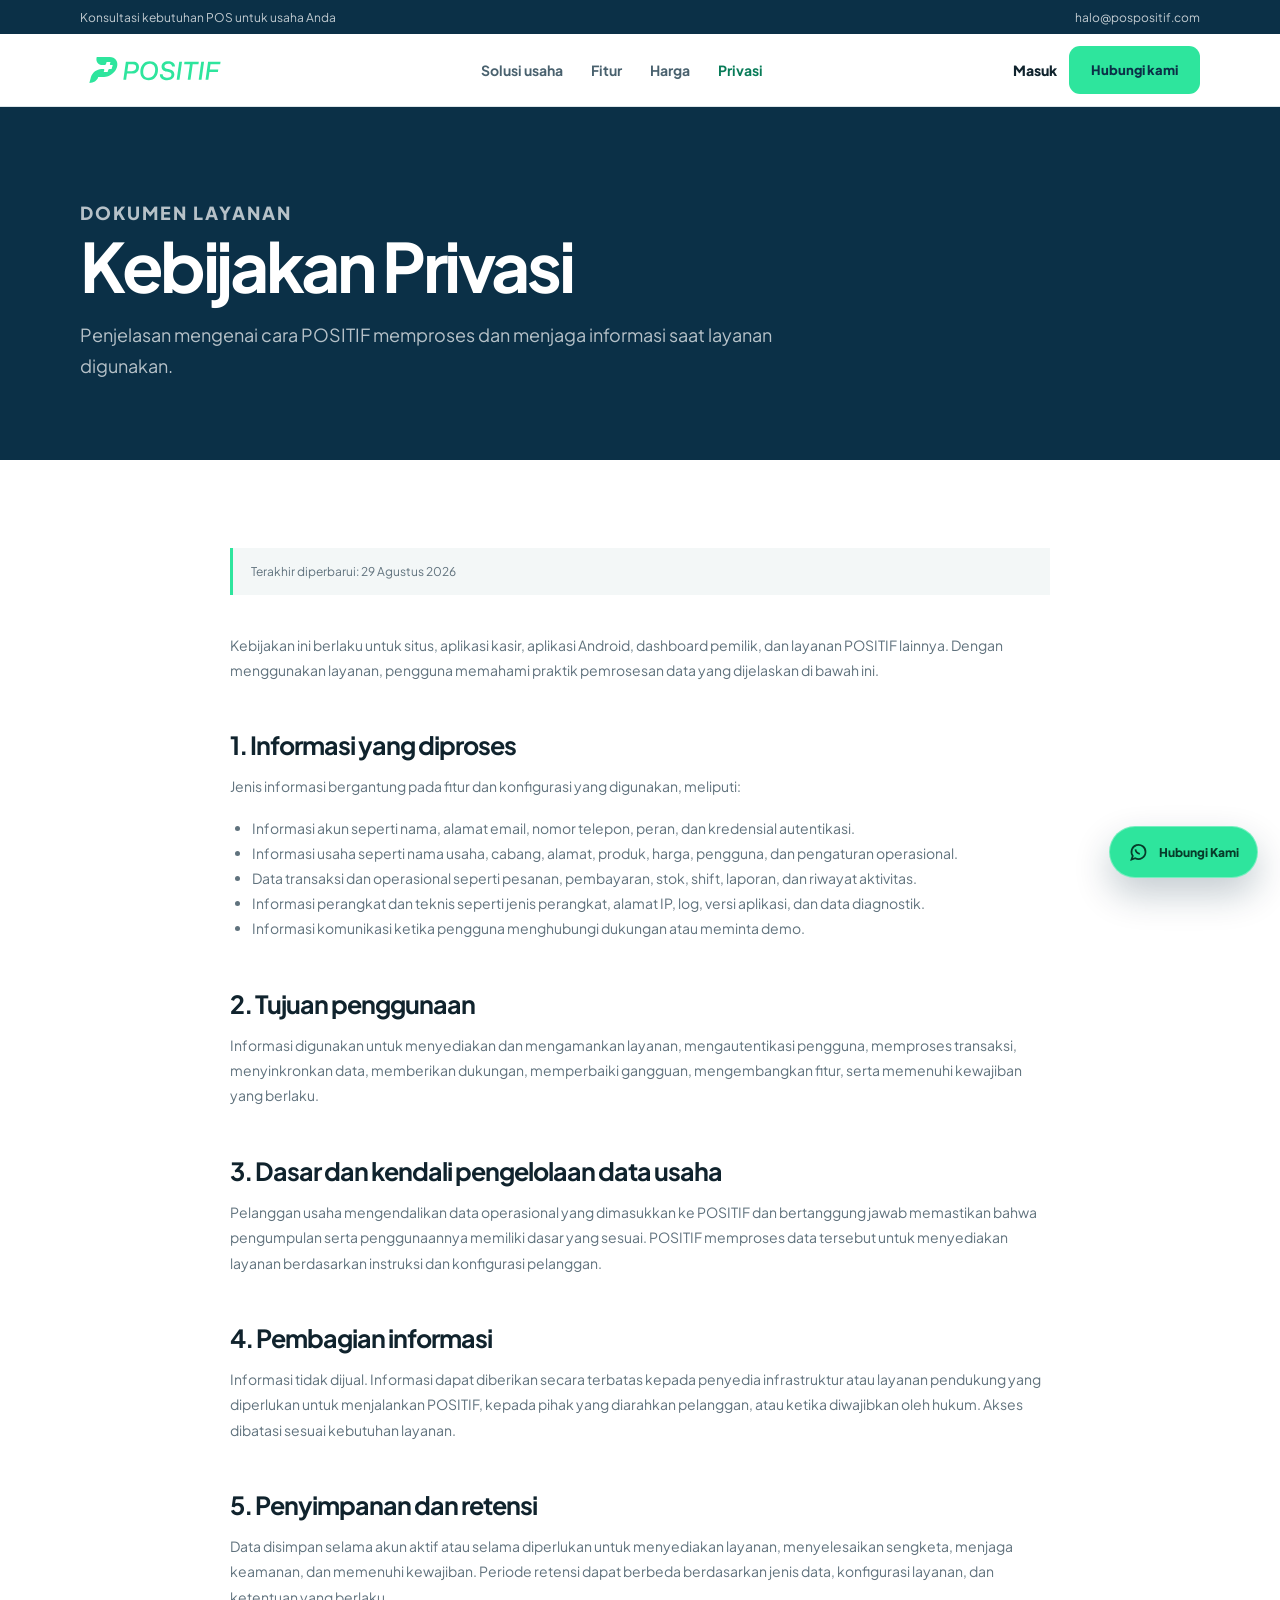
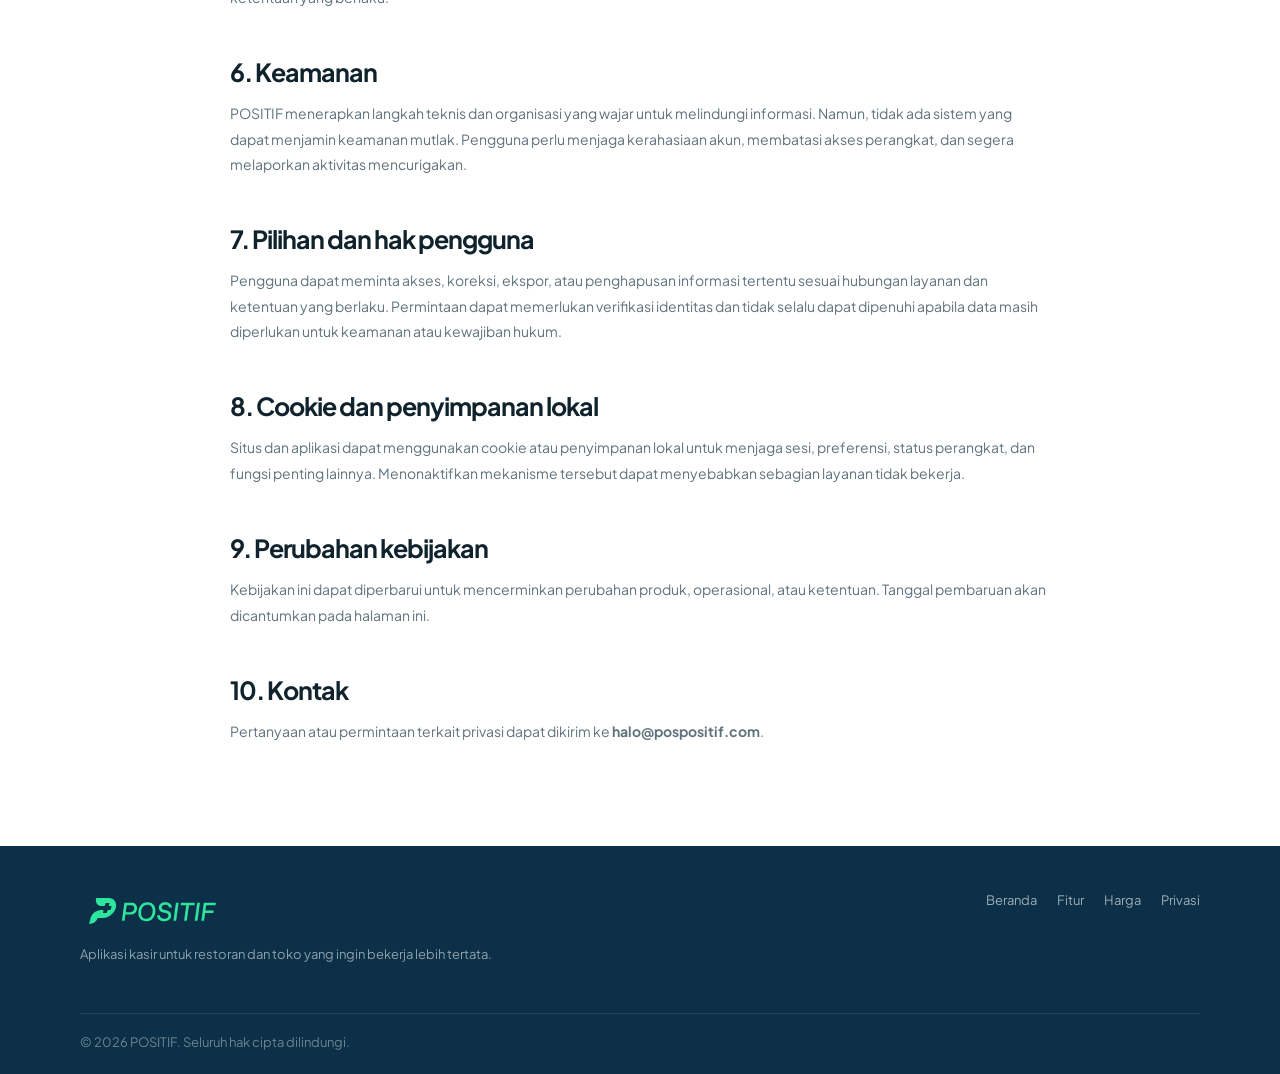
<file: privacy.html>
<!doctype html>
<html lang="id">
  <head>
    <meta charset="UTF-8" /><meta name="viewport" content="width=device-width,initial-scale=1" />
    <title>Kebijakan Privasi — POSITIF</title>
    <meta name="description" content="Kebijakan privasi POSITIF menjelaskan data yang diproses, tujuan penggunaan, penyimpanan, keamanan, dan pilihan pengguna." />
    <meta name="robots" content="index, follow" />
    <link rel="canonical" href="https://positifpos.com/privacy.html" />
    <link rel="icon" href="prototype/assets/logos/icon positif.svg" type="image/svg+xml" /><link rel="preconnect" href="https://fonts.googleapis.com" /><link rel="preconnect" href="https://fonts.gstatic.com" crossorigin /><link href="https://fonts.googleapis.com/css2?family=Plus+Jakarta+Sans:wght@400;500;600;700;800&display=swap" rel="stylesheet" /><link rel="stylesheet" href="assets/subpage.css" />
  </head>
  <body>
    <div class="contact-bar"><div class="container contact-inner"><span>Konsultasi kebutuhan POS untuk usaha Anda</span><a href="mailto:halo@pospositif.com">halo@pospositif.com</a></div></div>
    <header class="site-header"><div class="container nav"><a class="brand" href="index.html"><img src="prototype/assets/logos/positif horizontal.svg" alt="POSITIF" /></a><nav class="nav-links" id="mainNav"><a href="index.html#solusi">Solusi usaha</a><a href="index.html#fitur">Fitur</a><a href="index.html#paket">Harga</a><a class="active" href="privacy.html">Privasi</a></nav><div class="nav-actions"><a class="login" href="https://pos.povstudio.id/login">Masuk</a><a class="button button-primary" href="mailto:halo@pospositif.com">Hubungi kami</a></div><button class="menu-toggle" id="menuToggle" aria-label="Buka menu" aria-expanded="false"><svg viewBox="0 0 24 24" fill="none" stroke="currentColor" stroke-width="2"><path d="M4 7h16M4 12h16M4 17h16" /></svg></button></div></header>
    <main>
      <section class="page-hero"><div class="container"><p class="eyebrow">Dokumen layanan</p><h1>Kebijakan Privasi</h1><p>Penjelasan mengenai cara POSITIF memproses dan menjaga informasi saat layanan digunakan.</p></div></section>
      <section class="section"><article class="container legal"><div class="legal-meta">Terakhir diperbarui: 29 Agustus 2026</div><p>Kebijakan ini berlaku untuk situs, aplikasi kasir, aplikasi Android, dashboard pemilik, dan layanan POSITIF lainnya. Dengan menggunakan layanan, pengguna memahami praktik pemrosesan data yang dijelaskan di bawah ini.</p>
        <h2>1. Informasi yang diproses</h2><p>Jenis informasi bergantung pada fitur dan konfigurasi yang digunakan, meliputi:</p><ul><li>Informasi akun seperti nama, alamat email, nomor telepon, peran, dan kredensial autentikasi.</li><li>Informasi usaha seperti nama usaha, cabang, alamat, produk, harga, pengguna, dan pengaturan operasional.</li><li>Data transaksi dan operasional seperti pesanan, pembayaran, stok, shift, laporan, dan riwayat aktivitas.</li><li>Informasi perangkat dan teknis seperti jenis perangkat, alamat IP, log, versi aplikasi, dan data diagnostik.</li><li>Informasi komunikasi ketika pengguna menghubungi dukungan atau meminta demo.</li></ul>
        <h2>2. Tujuan penggunaan</h2><p>Informasi digunakan untuk menyediakan dan mengamankan layanan, mengautentikasi pengguna, memproses transaksi, menyinkronkan data, memberikan dukungan, memperbaiki gangguan, mengembangkan fitur, serta memenuhi kewajiban yang berlaku.</p>
        <h2>3. Dasar dan kendali pengelolaan data usaha</h2><p>Pelanggan usaha mengendalikan data operasional yang dimasukkan ke POSITIF dan bertanggung jawab memastikan bahwa pengumpulan serta penggunaannya memiliki dasar yang sesuai. POSITIF memproses data tersebut untuk menyediakan layanan berdasarkan instruksi dan konfigurasi pelanggan.</p>
        <h2>4. Pembagian informasi</h2><p>Informasi tidak dijual. Informasi dapat diberikan secara terbatas kepada penyedia infrastruktur atau layanan pendukung yang diperlukan untuk menjalankan POSITIF, kepada pihak yang diarahkan pelanggan, atau ketika diwajibkan oleh hukum. Akses dibatasi sesuai kebutuhan layanan.</p>
        <h2>5. Penyimpanan dan retensi</h2><p>Data disimpan selama akun aktif atau selama diperlukan untuk menyediakan layanan, menyelesaikan sengketa, menjaga keamanan, dan memenuhi kewajiban. Periode retensi dapat berbeda berdasarkan jenis data, konfigurasi layanan, dan ketentuan yang berlaku.</p>
        <h2>6. Keamanan</h2><p>POSITIF menerapkan langkah teknis dan organisasi yang wajar untuk melindungi informasi. Namun, tidak ada sistem yang dapat menjamin keamanan mutlak. Pengguna perlu menjaga kerahasiaan akun, membatasi akses perangkat, dan segera melaporkan aktivitas mencurigakan.</p>
        <h2>7. Pilihan dan hak pengguna</h2><p>Pengguna dapat meminta akses, koreksi, ekspor, atau penghapusan informasi tertentu sesuai hubungan layanan dan ketentuan yang berlaku. Permintaan dapat memerlukan verifikasi identitas dan tidak selalu dapat dipenuhi apabila data masih diperlukan untuk keamanan atau kewajiban hukum.</p>
        <h2>8. Cookie dan penyimpanan lokal</h2><p>Situs dan aplikasi dapat menggunakan cookie atau penyimpanan lokal untuk menjaga sesi, preferensi, status perangkat, dan fungsi penting lainnya. Menonaktifkan mekanisme tersebut dapat menyebabkan sebagian layanan tidak bekerja.</p>
        <h2>9. Perubahan kebijakan</h2><p>Kebijakan ini dapat diperbarui untuk mencerminkan perubahan produk, operasional, atau ketentuan. Tanggal pembaruan akan dicantumkan pada halaman ini.</p>
        <h2>10. Kontak</h2><p>Pertanyaan atau permintaan terkait privasi dapat dikirim ke <a href="mailto:halo@pospositif.com"><strong>halo@pospositif.com</strong></a>.</p>
      </article></section>
    </main>
    <footer><div class="container"><div class="footer-top"><div class="footer-brand"><img src="prototype/assets/logos/positif horizontal.svg" alt="POSITIF" /><p>Aplikasi kasir untuk restoran dan toko yang ingin bekerja lebih tertata.</p></div><div class="footer-links"><a href="index.html">Beranda</a><a href="index.html#fitur">Fitur</a><a href="index.html#paket">Harga</a><a href="privacy.html">Privasi</a></div></div><div class="footer-bottom">© 2026 POSITIF. Seluruh hak cipta dilindungi.</div></div></footer>
    <a class="whatsapp-float" href="https://wa.me/6281529282474?text=Halo%20POSITIF%2C%20saya%20ingin%20bertanya%20tentang%20aplikasi%20POS." target="_blank" rel="noopener noreferrer" aria-label="Hubungi POSITIF melalui WhatsApp"><svg viewBox="0 0 24 24" fill="none" stroke="currentColor" stroke-width="2"><path d="M20 11.5a8 8 0 0 1-11.8 7L4 20l1.5-4.1A8 8 0 1 1 20 11.5Z"/><path d="M8.5 8.5c.5 3 2 4.5 5 5"/></svg><span>Hubungi Kami</span></a>
    <script src="assets/site.js"></script>
  </body>
</html>
</file>
<file: assets/subpage.css>
:root{--navy:#123f5a;--navy-deep:#0b3047;--mint:#2ee59d;--mint-dark:#087b58;--ink:#10232d;--muted:#60727d;--line:#dce6e9;--soft:#f3f7f7;--white:#fff;--shadow:0 24px 60px rgba(7,42,62,.13)}
*{box-sizing:border-box}html{scroll-behavior:smooth}body{margin:0;color:var(--ink);background:white;font-family:"Plus Jakarta Sans",sans-serif;-webkit-font-smoothing:antialiased}a{color:inherit;text-decoration:none}button{color:inherit;font:inherit}img,svg{display:block}.container{width:min(1120px,calc(100% - 40px));margin-inline:auto}.contact-bar{color:rgba(255,255,255,.75);background:var(--navy-deep);font-size:11px}.contact-inner{display:flex;min-height:34px;align-items:center;justify-content:space-between}.site-header{position:sticky;z-index:50;top:0;background:rgba(255,255,255,.96);border-bottom:1px solid var(--line);backdrop-filter:blur(14px)}.nav{display:flex;min-height:72px;align-items:center;justify-content:space-between;gap:24px}.brand img{width:150px}.nav-links{display:flex;align-items:center;gap:28px;color:#49616e;font-size:13px;font-weight:700}.nav-links a:hover,.nav-links a.active{color:var(--mint-dark)}.nav-actions{display:flex;align-items:center;gap:12px}.login{font-size:13px;font-weight:800}.menu-toggle{display:none;padding:8px;border:0;background:transparent;cursor:pointer}.menu-toggle svg{width:25px;height:25px}.button{display:inline-flex;min-height:48px;align-items:center;justify-content:center;padding:0 21px;border:1px solid transparent;border-radius:11px;font-size:13px;font-weight:800}.button-primary{color:var(--navy-deep);background:var(--mint)}.button-light{color:var(--navy-deep);background:white;border-color:var(--line)}.page-hero{padding:90px 0 78px;color:white;background:var(--navy-deep)}.eyebrow{margin:0 0 14px;color:#85f0c5;font-size:11px;font-weight:800;letter-spacing:.11em;text-transform:uppercase}.page-hero h1{max-width:850px;margin:0 0 18px;font-size:clamp(42px,6vw,68px);line-height:1.06;letter-spacing:-.05em}.page-hero p{max-width:700px;margin:0;color:rgba(255,255,255,.7);font-size:18px;line-height:1.75}.section{padding:88px 0}.soft{background:var(--soft)}h2{margin:0 0 15px;font-size:clamp(30px,4vw,44px);line-height:1.14;letter-spacing:-.04em}h3{margin:0 0 9px;font-size:19px}.section-copy{max-width:690px;margin:0;color:var(--muted);line-height:1.75}.section-head{margin-bottom:42px}.grid{display:grid;grid-template-columns:repeat(3,1fr);gap:18px}.card{padding:28px;border:1px solid var(--line);border-radius:19px;background:white}.card-icon{display:grid;width:44px;height:44px;margin-bottom:23px;place-items:center;border-radius:12px;color:var(--navy);background:#e8f1f3}.card-icon svg{width:21px;height:21px}.card p{margin:0;color:var(--muted);font-size:13px;line-height:1.7}.pill-list{display:flex;flex-wrap:wrap;gap:10px}.pill-list span{padding:11px 15px;border:1px solid var(--line);border-radius:99px;background:white;font-size:11px;font-weight:700}.billing-toggle{display:flex;width:max-content;margin:0 auto 32px;padding:5px;border:1px solid var(--line);border-radius:12px;background:white}.billing-button{min-width:135px;padding:11px 16px;border:0;border-radius:8px;color:var(--muted);background:transparent;cursor:pointer;font-size:12px;font-weight:800}.billing-button.active{color:var(--navy-deep);background:var(--mint)}.billing-button small{display:block;font-size:8px}.pricing-card{display:grid;max-width:940px;margin:auto;grid-template-columns:.9fr 1.1fr;overflow:hidden;border-radius:25px;background:var(--navy);box-shadow:var(--shadow)}.pricing-main{padding:46px;color:white}.label{display:inline-block;padding:7px 10px;border-radius:7px;color:var(--navy-deep);background:var(--mint);font-size:10px;font-weight:800;text-transform:uppercase}.pricing-main h2{margin-top:24px}.pricing-main>p{color:rgba(255,255,255,.68);font-size:13px;line-height:1.7}.price{display:flex;align-items:end;gap:8px;margin:30px 0 8px}.price strong{font-size:clamp(38px,6vw,56px);line-height:1;letter-spacing:-.05em}.price span{padding-bottom:6px;color:rgba(255,255,255,.62);font-size:12px}.price-note{min-height:20px;color:#99f4cf!important;font-size:11px!important;font-weight:700}.pricing-main .button{width:100%;margin-top:22px}.pricing-features{padding:46px;background:white}.pricing-features p{color:var(--muted);font-size:12px;line-height:1.65}.check-list{display:grid;grid-template-columns:1fr 1fr;gap:14px 22px;padding:15px 0 0;list-style:none}.check-list li{display:flex;gap:9px;font-size:12px;line-height:1.5}.check-list li:before{color:var(--mint-dark);content:"✓";font-weight:900}.legal{max-width:820px}.legal h2{margin-top:48px;font-size:25px}.legal h3{margin-top:28px;font-size:17px}.legal p,.legal li{color:var(--muted);font-size:14px;line-height:1.8}.legal ul{padding-left:22px}.legal-meta{margin-bottom:38px;padding:16px 18px;border-left:3px solid var(--mint);background:var(--soft);color:var(--muted);font-size:12px}.cta{padding:75px 0;color:white;background:var(--navy)}.cta-inner{display:flex;align-items:center;justify-content:space-between;gap:40px}.cta h2{max-width:690px;margin-bottom:10px}.cta p{margin:0;color:rgba(255,255,255,.68)}footer{padding:46px 0 24px;color:white;background:var(--navy-deep)}.footer-top{display:flex;justify-content:space-between;gap:45px;padding-bottom:35px}.footer-brand img{width:145px}.footer-brand p{max-width:430px;color:rgba(255,255,255,.54);font-size:12px;line-height:1.7}.footer-links{display:flex;flex-wrap:wrap;gap:20px;color:rgba(255,255,255,.6);font-size:11px}.footer-bottom{padding-top:20px;border-top:1px solid rgba(255,255,255,.1);color:rgba(255,255,255,.4);font-size:11px}
@media(max-width:850px){.nav-links,.nav-actions{display:none}.menu-toggle{display:block}.nav-links.open{position:absolute;top:72px;right:0;left:0;display:grid;gap:0;padding:12px 20px 20px;background:white;box-shadow:0 18px 30px rgba(7,42,62,.1)}.nav-links.open a{padding:13px 0;border-bottom:1px solid var(--line)}.grid{grid-template-columns:1fr 1fr}.pricing-card{grid-template-columns:1fr}.cta-inner{align-items:flex-start;flex-direction:column}.footer-top{flex-direction:column}}
@media(max-width:600px){.container{width:min(100% - 28px,1120px)}.contact-inner{justify-content:center}.contact-inner span{display:none}.page-hero{padding:65px 0}.section{padding:68px 0}.grid{grid-template-columns:1fr}.pricing-main,.pricing-features{padding:28px}.check-list{grid-template-columns:1fr}.billing-button{min-width:123px}.cta .button{width:100%}.footer-links{display:grid;gap:12px}}
.whatsapp-float{position:fixed;z-index:80;right:22px;bottom:22px;display:inline-flex;min-height:52px;align-items:center;gap:10px;padding:0 18px;border:1px solid rgba(255,255,255,.35);border-radius:99px;color:#073b2a;background:#2ee59d;box-shadow:0 16px 36px rgba(7,42,62,.24);font-size:12px;font-weight:800;transition:transform .2s,background .2s}.whatsapp-float:hover{transform:translateY(-3px);background:#59ecb4}.whatsapp-float svg{width:21px;height:21px}
@media(max-width:600px){.whatsapp-float{right:14px;bottom:14px;min-height:48px;padding:0 15px}}
.contact-bar{font-size:12px}.nav-links,.login{font-size:14px}.eyebrow{font-size:12px}.card p{font-size:14px}.pill-list span{font-size:13px}.billing-button{font-size:13px}.billing-button small{font-size:10px}.label{font-size:12px}.pricing-main>p,.pricing-features p{font-size:14px}.price-note{font-size:12px!important}.check-list li{font-size:13px}.footer-brand p,.footer-links,.footer-bottom{font-size:13px}
</file>
